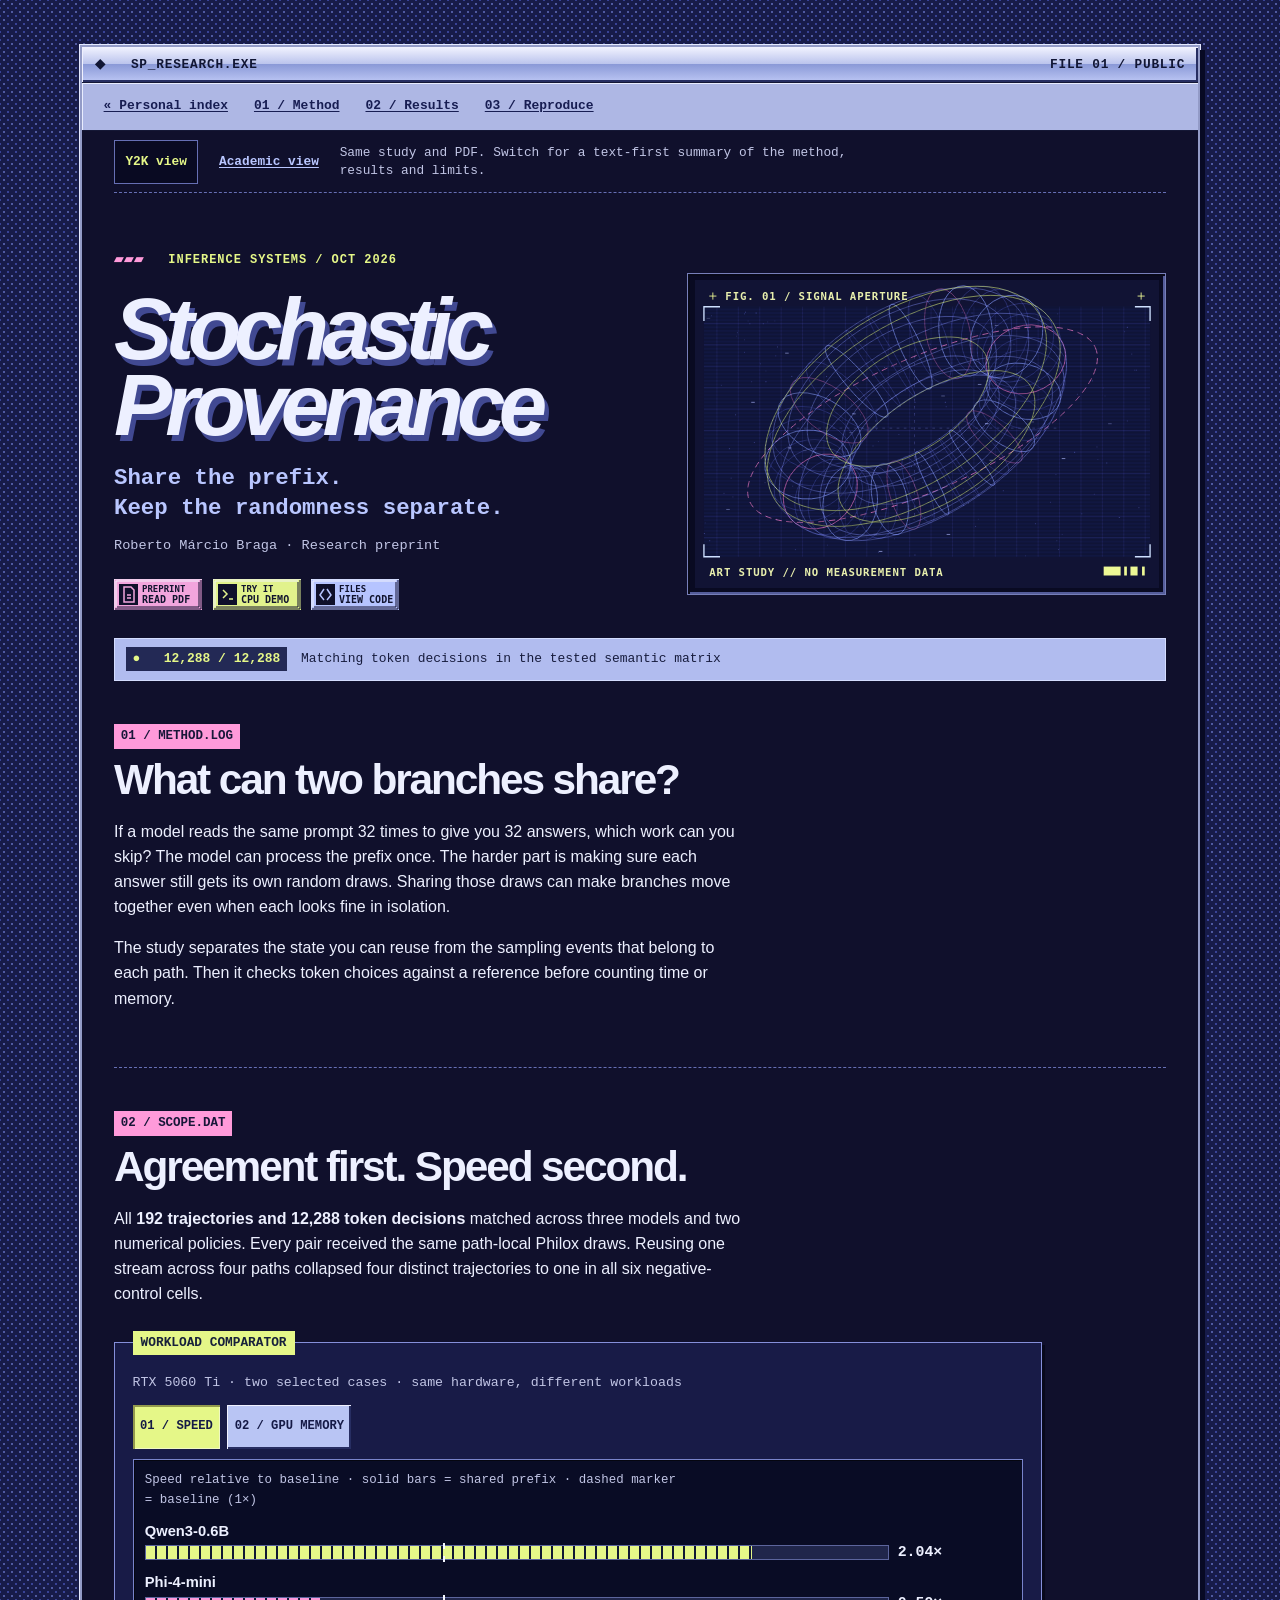
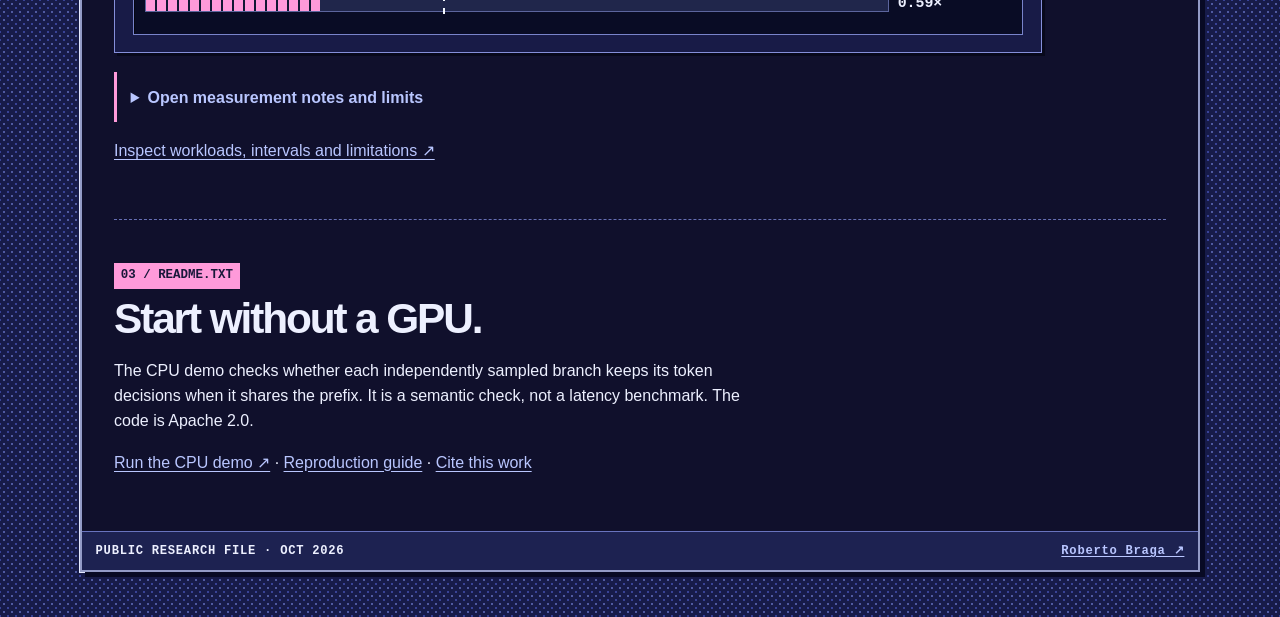
<file: index.html>
<!doctype html>
<html lang="en">
<head>
<meta charset="utf-8">
<meta name="viewport" content="width=device-width, initial-scale=1">
<meta name="color-scheme" content="dark">
<meta name="description" content="Research preprint on preserving stochastic trajectories while sharing language model prefix state, by Roberto Márcio Braga.">
<title>Stochastic Provenance // Research files</title>
<link rel="stylesheet" href="style.css?v=views">
</head>
<body>
<a class="skip" href="#content">Skip to research</a>
<main class="shell">
<div class="titlebar"><span>◆ &nbsp; SP_RESEARCH.EXE</span><span class="topfile">FILE 01 / PUBLIC</span></div>
<nav class="toolbar" aria-label="Research navigation">
<a href="https://github.com/BetoBraga">« Personal index</a>
<a href="#question">01 / Method</a>
<a href="#findings">02 / Results</a>
<a href="#reproduce">03 / Reproduce</a>
</nav>
<div class="content" id="content">
<nav class="view-switch" aria-label="Reading view">
<span aria-current="page">Y2K view</span>
<a href="academic.html">Academic view</a>
<p>Same study and PDF. Switch for a text-first summary of the method, results and limits.</p>
</nav>
<header class="cover">
<div class="cover-copy">
<p class="serial"><span aria-hidden="true">▰▰▰</span> &nbsp; INFERENCE SYSTEMS / OCT 2026</p>
<h1>Stochastic<br>Provenance</h1>
<p class="tagline">Share the prefix.<br>Keep the randomness separate.</p>
<p class="byline">Roberto Márcio Braga · Research preprint</p>
<div class="badges" aria-label="Research links">
<a href="stochastic-provenance-preprint.pdf"><img width="88" height="31" src="88x31-paper.svg" alt="Read the preprint PDF"></a>
<a href="https://github.com/BetoBraga/stochastic-provenance#03--run-in-under-a-minute"><img width="88" height="31" src="88x31-demo.svg" alt="Run the CPU demo"></a>
<a href="https://github.com/BetoBraga/stochastic-provenance"><img width="88" height="31" src="88x31-code.svg" alt="View the source code"></a>
</div>
</div>
<figure class="viewport"><img width="520" height="345" src="signal-aperture.svg" alt="An indigo and pink wireframe aperture on a raster grid; illustration, not experimental data."></figure>
</header>
<div class="ticker"><b>● &nbsp; 12,288 / 12,288</b><span>Matching token decisions in the tested semantic matrix</span></div>
<section aria-labelledby="question">
<p class="tab">01 / METHOD.LOG</p>
<h2 id="question">What can two branches share?</h2>
<p>If a model reads the same prompt 32 times to give you 32 answers, which work can you skip? The model can process the prefix once. The harder part is making sure each answer still gets its own random draws. Sharing those draws can make branches move together even when each looks fine in isolation.</p>
<p>The study separates the state you can reuse from the sampling events that belong to each path. Then it checks token choices against a reference before counting time or memory.</p>
</section>
<section aria-labelledby="findings">
<p class="tab">02 / SCOPE.DAT</p>
<h2 id="findings">Agreement first. Speed second.</h2>
<p>All <strong>192 trajectories and 12,288 token decisions</strong> matched across three models and two numerical policies. Every pair received the same path-local Philox draws. Reusing one stream across four paths collapsed four distinct trajectories to one in all six negative-control cells.</p>
<fieldset class="scope">
<legend>WORKLOAD COMPARATOR</legend>
<p class="scope-meta">RTX 5060 Ti · two selected cases · same hardware, different workloads</p>
<input type="radio" name="measure" id="time" checked aria-controls="speed-screen"><label for="time">01 / SPEED</label>
<input type="radio" name="measure" id="memory" aria-controls="memory-screen"><label for="memory">02 / GPU MEMORY</label>
<div class="screens">
<div id="speed-screen" class="screen speed">
<p class="screen-note">Speed relative to baseline · solid bars = shared prefix · dashed marker = baseline (1×)</p>
<dl><div><dt>Qwen3-0.6B</dt><dd><span class="track" aria-hidden="true"><span class="fill q" style="--w:81.76%"></span></span><strong>2.04×</strong></dd></div>
<div><dt>Phi-4-mini</dt><dd><span class="track" aria-hidden="true"><span class="fill p" style="--w:23.48%"></span></span><strong>0.59×</strong></dd></div></dl>
</div>
<div id="memory-screen" class="screen memory">
<p class="screen-note">Peak allocated GPU memory · bars show share of the respective baseline (100%)</p>
<dl><div><dt>Qwen3-0.6B</dt><dd><span class="track" aria-hidden="true"><span class="fill q" style="--w:53.3%"></span></span><strong>46.7% less</strong></dd></div>
<div><dt>Phi-4-mini</dt><dd><span class="track" aria-hidden="true"><span class="fill p" style="--w:71.8%"></span></span><strong>28.2% less</strong></dd></div></dl>
</div>
</div>
</fieldset>
<details><summary>Open measurement notes and limits</summary>
<p>Qwen3-0.6B is a selected workload with paired records. Phi-4-mini is a decode-heavy case reported as aggregate evidence. The timing baseline duplicates the prefix across the batch. These tests do not compare production serving engines or establish a general speedup. Semantic counts are historical aggregates. Peak allocated GPU memory is not whole-device usage or energy consumption.</p>
</details>
<p><a href="https://github.com/BetoBraga/stochastic-provenance/blob/main/docs/evidence.md">Inspect workloads, intervals and limitations ↗</a></p>
</section>
<section aria-labelledby="reproduce">
<p class="tab">03 / README.TXT</p>
<h2 id="reproduce">Start without a GPU.</h2>
<p>The CPU demo checks whether each independently sampled branch keeps its token decisions when it shares the prefix. It is a semantic check, not a latency benchmark. The code is Apache 2.0.</p>
<p><a href="https://github.com/BetoBraga/stochastic-provenance#03--run-in-under-a-minute">Run the CPU demo ↗</a> · <a href="https://github.com/BetoBraga/stochastic-provenance/blob/main/docs/reproduction.md">Reproduction guide</a> · <a href="https://github.com/BetoBraga/stochastic-provenance/blob/main/CITATION.cff">Cite this work</a></p>
</section>
</div>
<footer class="status"><span>PUBLIC RESEARCH FILE · OCT 2026</span><a href="https://github.com/BetoBraga">Roberto Braga ↗</a></footer>
</main>
</body>
</html>
</file>
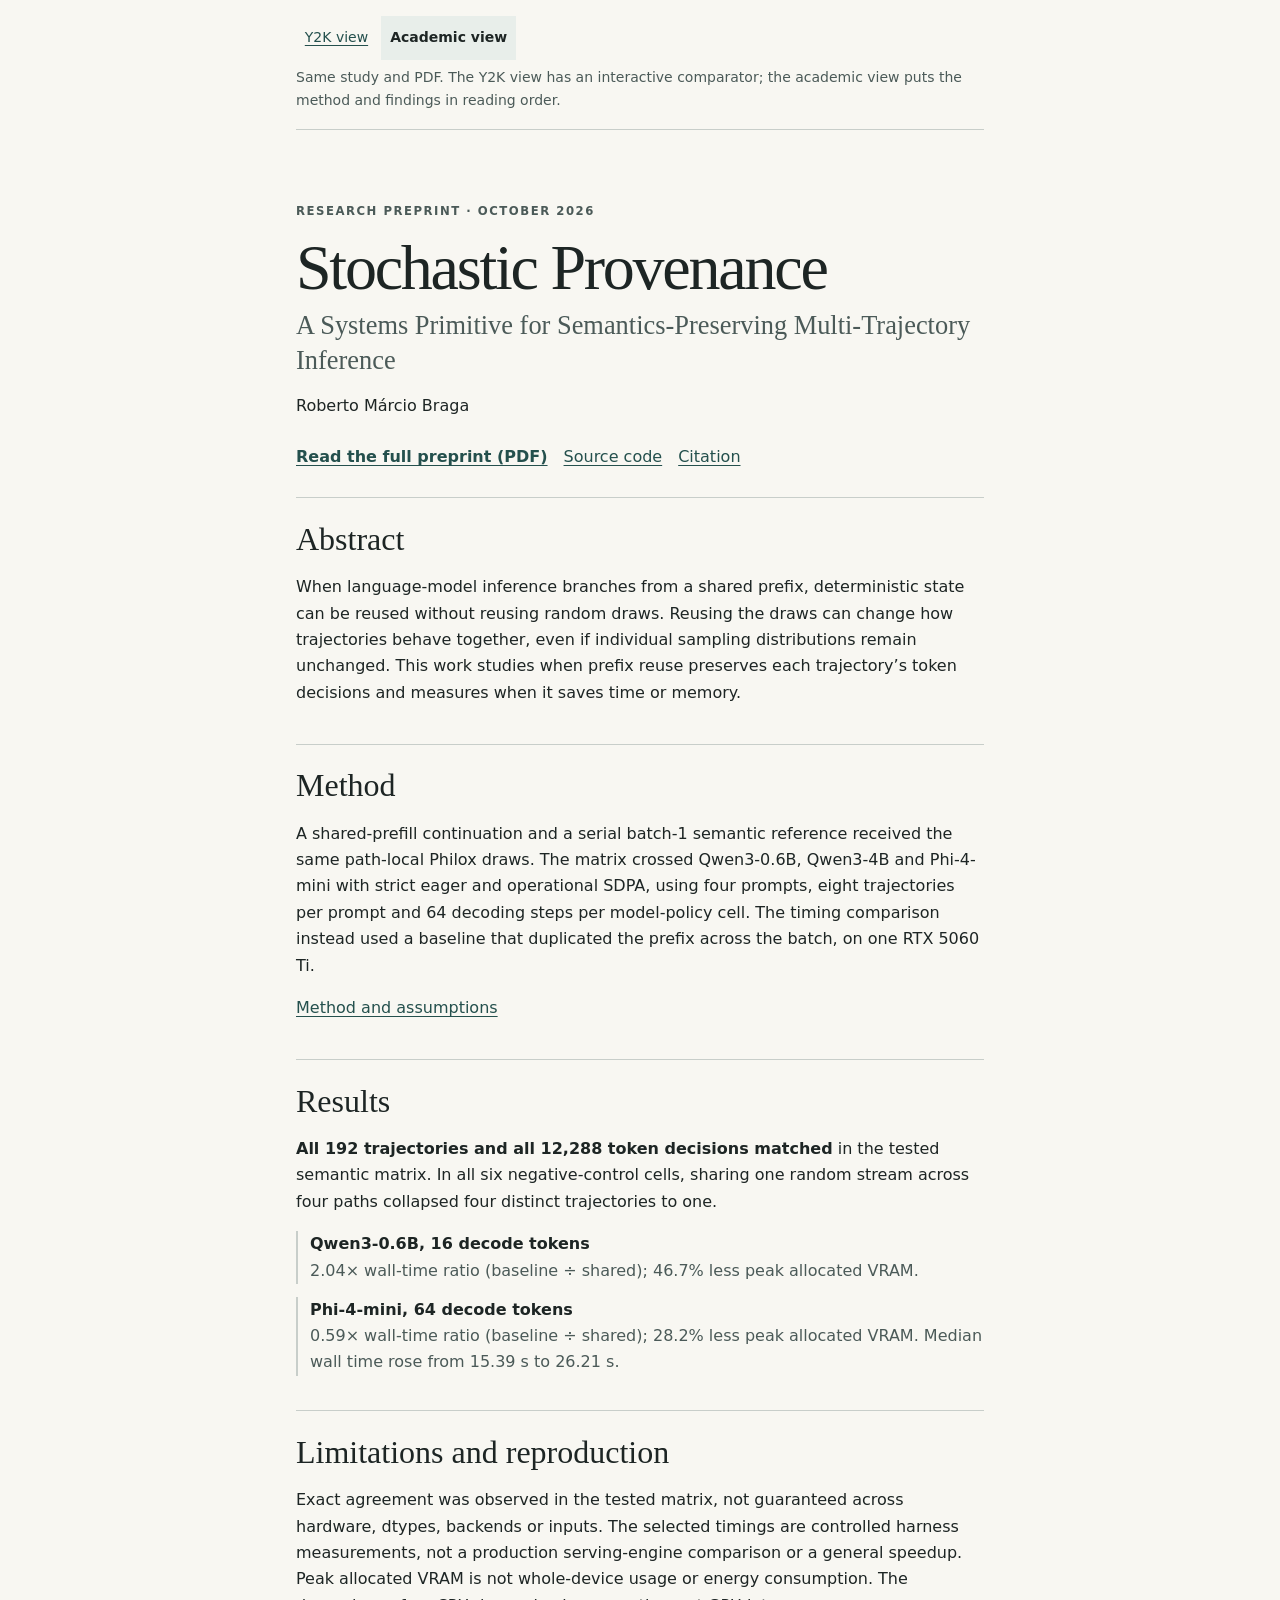
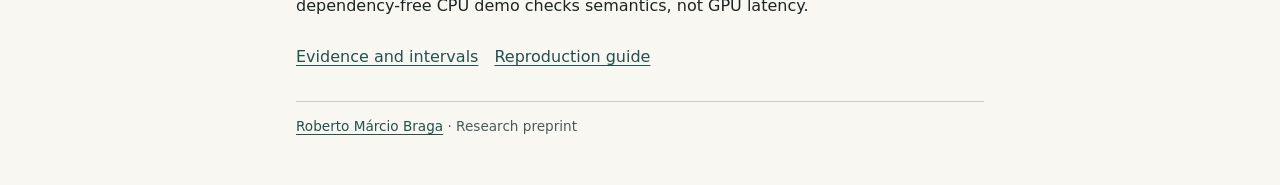
<file: academic.html>
<!doctype html>
<html lang="en">
<head>
<meta charset="utf-8">
<meta name="viewport" content="width=device-width, initial-scale=1">
<meta name="color-scheme" content="light dark">
<meta name="description" content="Academic reading view of Stochastic Provenance, a research preprint by Roberto Márcio Braga.">
<title>Stochastic Provenance | Academic view</title>
<link rel="stylesheet" href="academic.css">
</head>
<body>
<a class="skip" href="#content">Skip to research</a>
<header class="view" aria-label="Reading view">
<a href="./">Y2K view</a>
<span aria-current="page">Academic view</span>
<p>Same study and PDF. The Y2K view has an interactive comparator; the academic view puts the method and findings in reading order.</p>
</header>
<main id="content" tabindex="-1">
<article>
<header>
<p class="label">Research preprint · October 2026</p>
<h1>Stochastic Provenance</h1>
<p class="subtitle">A Systems Primitive for Semantics-Preserving Multi-Trajectory Inference</p>
<p>Roberto Márcio Braga</p>
<nav class="links" aria-label="Article resources"><a class="paper" href="stochastic-provenance-preprint.pdf">Read the full preprint (PDF)</a><a href="https://github.com/BetoBraga/stochastic-provenance">Source code</a><a href="https://github.com/BetoBraga/stochastic-provenance/blob/main/CITATION.cff">Citation</a></nav>
</header>
<section aria-labelledby="abstract">
<h2 id="abstract">Abstract</h2>
<p>When language-model inference branches from a shared prefix, deterministic state can be reused without reusing random draws. Reusing the draws can change how trajectories behave together, even if individual sampling distributions remain unchanged. This work studies when prefix reuse preserves each trajectory’s token decisions and measures when it saves time or memory.</p>
</section>
<section aria-labelledby="method">
<h2 id="method">Method</h2>
<p>A shared-prefill continuation and a serial batch-1 semantic reference received the same path-local Philox draws. The matrix crossed Qwen3-0.6B, Qwen3-4B and Phi-4-mini with strict eager and operational SDPA, using four prompts, eight trajectories per prompt and 64 decoding steps per model-policy cell. The timing comparison instead used a baseline that duplicated the prefix across the batch, on one RTX 5060 Ti.</p>
<p><a href="https://github.com/BetoBraga/stochastic-provenance/blob/main/docs/method.md">Method and assumptions</a></p>
</section>
<section aria-labelledby="results">
<h2 id="results">Results</h2>
<p><strong>All 192 trajectories and all 12,288 token decisions matched</strong> in the tested semantic matrix. In all six negative-control cells, sharing one random stream across four paths collapsed four distinct trajectories to one.</p>
<dl>
<div><dt>Qwen3-0.6B, 16 decode tokens</dt><dd>2.04× wall-time ratio (baseline ÷ shared); 46.7% less peak allocated VRAM.</dd></div>
<div><dt>Phi-4-mini, 64 decode tokens</dt><dd>0.59× wall-time ratio (baseline ÷ shared); 28.2% less peak allocated VRAM. Median wall time rose from 15.39 s to 26.21 s.</dd></div>
</dl>
</section>
<section aria-labelledby="limits">
<h2 id="limits">Limitations and reproduction</h2>
<p>Exact agreement was observed in the tested matrix, not guaranteed across hardware, dtypes, backends or inputs. The selected timings are controlled harness measurements, not a production serving-engine comparison or a general speedup. Peak allocated VRAM is not whole-device usage or energy consumption. The dependency-free CPU demo checks semantics, not GPU latency.</p>
<nav class="links" aria-label="Reproduction resources"><a href="https://github.com/BetoBraga/stochastic-provenance/blob/main/docs/evidence.md">Evidence and intervals</a><a href="https://github.com/BetoBraga/stochastic-provenance/blob/main/docs/reproduction.md">Reproduction guide</a></nav>
</section>
</article>
</main>
<footer><a href="https://github.com/BetoBraga">Roberto Márcio Braga</a> · Research preprint</footer>
</body>
</html>
</file>
<file: style.css>
:root{color-scheme:dark;--ink:#edf0ff;--muted:#c1c5e5;--base:#10102c;--well:#090a22;--edge:#666fb4;--hi:#e5f788;--pink:#ff9ada;--ice:#b9c6ff;--mono:Consolas,"Courier New",monospace;--bevel:inset 1px 1px #f0f1ff,inset -2px -2px #272e62;background:#171b49;background-image:radial-gradient(#505aa1 1px,transparent 1px),radial-gradient(#394397 1px,transparent 1px);background-size:8px 8px,8px 8px;background-position:0 0,4px 4px;color:var(--ink);font:100%/1.57 Arial,sans-serif}
*{box-sizing:border-box}body{margin:0;padding:clamp(.5rem,4vw,2.8rem) .75rem}a{color:var(--ice);text-underline-offset:.17em}a:hover{color:var(--hi)}:focus-visible{outline:2px solid var(--hi);outline-offset:4px}.skip{position:absolute;top:.5rem;left:.5rem;transform:translateY(-170%);background:var(--well);padding:.5rem;z-index:5}.skip:focus{transform:none}
.shell{max-width:70rem;margin:auto;border:2px solid #939bc7;background:var(--base);box-shadow:5px 5px #080a24,0 0 0 1px #e4e9ff}
.titlebar,.status{display:flex;gap:1rem;justify-content:space-between;align-items:center;font:700 .8rem/1.35 var(--mono);letter-spacing:.06em}
.titlebar{color:#111634;padding:.55rem .8rem;background:linear-gradient(#f2f3ff 0%,#bbc4ed 48%,#8a99d7 49%,#bcc6f4 100%);box-shadow:var(--bevel)}
.toolbar{padding:.35rem .6rem;display:flex;flex-wrap:wrap;gap:2px;border-block:1px solid #151836;background:#aeb7e4;box-shadow:inset 1px 1px #e9edff}
.toolbar a{font:700 .81rem/1.3 var(--mono);color:#171d52;text-decoration:underline;padding:.6rem .75rem}.toolbar a:hover,.toolbar a:focus-visible{background:#22295e;color:#fff;outline-color:#151a44}
.content{padding-inline:clamp(.85rem,3vw,2rem)}
.cover{display:grid;grid-template-columns:minmax(0,1.13fr) minmax(0,1fr);align-items:center;gap:clamp(.75rem,2.9vw,2rem);padding:clamp(1.8rem,5vw,3.6rem) 0 1.3rem}
.serial,.tab,.byline,.ticker,.scope-meta,.screen-note{font-family:var(--mono)}.serial{color:var(--hi);font-size:.75rem;letter-spacing:.08em;font-weight:700;margin:0 0 1.35rem}.serial span{color:var(--pink)}
h1{font-size:clamp(2.65rem,6.8vw,5.8rem);font-weight:900;font-style:italic;line-height:.87;letter-spacing:-.077em;margin:0 .12em .24em 0;text-shadow:.05em .065em #414992;overflow-wrap:normal}
.tagline{font:700 clamp(1rem,2.4vw,1.4rem)/1.33 var(--mono);color:var(--ice);margin:1rem 0 .75rem}.byline{font-size:.85rem;color:var(--muted);margin:0}
.badges{display:flex;flex-wrap:wrap;gap:.67rem;margin-top:1rem}.badges a{display:flex;align-items:center;min-height:44px}.badges img{display:block;width:88px;height:31px}.badges a:hover img{outline:1px solid var(--hi);outline-offset:2px}
.viewport{margin:0;padding:.4rem;border:1px solid #777fb9;background:var(--well);box-shadow:inset 2px 2px #080919,inset -2px -2px #555d9b}.viewport img{display:block;width:100%;height:auto}
.ticker{display:flex;flex-wrap:wrap;align-items:center;gap:.2rem .9rem;padding:.56rem .7rem;color:#171c3d;background:#b1bcef;border:1px solid #d4ddff;font-size:.81rem}.ticker b{background:#232955;color:var(--hi);padding:.1rem .4rem}
section{padding:clamp(1.65rem,4vw,2.5rem) 0;border-bottom:1px dashed var(--edge)}section:last-child{border:0}h2{margin:.48rem 0 .65rem;font-size:clamp(1.6rem,4vw,2.65rem);letter-spacing:-.05em;line-height:1.08}p{max-width:71ch}.tab{color:#181739;background:var(--pink);font-size:.78rem;font-weight:700;display:inline-block;padding:.18rem .42rem;margin:0}
.scope{margin:1.55rem 0 1.2rem 0;min-inline-size:0;max-width:58rem;border:1px solid #858fda;padding:clamp(.65rem,2.5vw,1.1rem);background:#181b47;box-shadow:3px 3px #07081b}.scope legend{background:var(--hi);color:#17213b;padding:.22rem .5rem;font:700 .8rem/1.35 var(--mono)}.scope-meta{font-size:.83rem;color:var(--muted);margin:0 0 .6rem}
.scope input{position:absolute;inline-size:1px;block-size:1px;opacity:0}.scope label{display:inline-flex;align-items:center;min-height:44px;margin:.1rem .16rem .65rem 0;padding:.21rem .46rem;color:#151a46;background:#b9c5f4;box-shadow:var(--bevel);font:700 .76rem/1.3 var(--mono);cursor:pointer}.scope input:checked+label{background:var(--hi);box-shadow:inset 2px 2px #92994c,inset -1px -1px #f0f8c2}.scope input:focus-visible+label{outline:2px solid var(--hi);outline-offset:3px}
.screen{min-width:0;padding:.7rem;background:#090c25;border:1px solid #7984cb;box-shadow:inset 1px 1px #050610}.screen-note{color:var(--muted);font-size:.78rem;margin:0 0 .6rem}.screen dl,.screen dd{margin:0}.screen dl>div{margin:.55rem 0}.screen dt{font-weight:700;font-size:.92rem}.screen dd{display:grid;grid-template-columns:minmax(0,1fr) 7.1rem;align-items:center;gap:.55rem;font:700 .93rem/1.3 var(--mono)}.track{height:15px;background:#20264b;position:relative;border:1px solid #5c659d}.fill{display:block;width:var(--w);height:100%;background:repeating-linear-gradient(90deg,var(--hi) 0 9px,#101833 9px 11px)}.fill.p{background:repeating-linear-gradient(90deg,var(--pink) 0 9px,#101833 9px 11px)}.speed .track:after{content:"";position:absolute;left:40%;inset-block:-3px;border-left:2px dashed #f4f8ff}
#time:checked~.screens .memory,#memory:checked~.screens .speed{display:none}
details{border-left:3px solid var(--pink);padding:.42rem 0 .42rem .75rem;margin-block:1rem}summary{cursor:pointer;color:var(--ice);font-weight:700;padding:.35rem .1rem}details p{margin:.35rem 0}
.status{padding:.7rem .85rem;border-top:1px solid #6974be;background:#1d2251;color:var(--ink);font-size:.76rem}
@media(max-width:51rem){h1{font-size:clamp(2.5rem,7.1vw,4.3rem)}}
@media(max-width:42rem){.cover{grid-template-columns:minmax(0,1fr);gap:1.2rem}.viewport{max-width:34rem}.serial{margin-bottom:.9rem}}
@media(max-width:25rem){body{padding-inline:.5rem}.content{padding-inline:.7rem}.topfile{display:none}.toolbar a{padding:.45rem .4rem}.badges{gap:.45rem}.badges img{width:79px;height:auto}.status{flex-wrap:wrap}.screen dd{grid-template-columns:minmax(0,1fr) 6.2rem;font-size:.85rem}}

.view-switch{display:flex;align-items:center;flex-wrap:wrap;gap:.35rem .65rem;padding:.55rem 0;border-bottom:1px dashed var(--edge);font:700 .8rem/1.4 var(--mono)}.view-switch a,.view-switch span{display:inline-flex;align-items:center;min-height:44px;padding:.35rem .65rem}.view-switch span{color:var(--hi);background:var(--well);border:1px solid var(--edge)}.view-switch p{flex:1 1 17rem;margin:0;color:var(--muted);font-weight:400}
</file>
<file: academic.css>
:root{color-scheme:light dark;--paper:#f8f7f2;--ink:#1d2524;--muted:#4b5a58;--line:#c8ceca;--link:#24504d;--mark:#e8eeea;background:var(--paper);color:var(--ink);font:100%/1.65 system-ui,sans-serif}
@media(prefers-color-scheme:dark){:root{--paper:#161d1c;--ink:#ecf0e9;--muted:#b9c6c1;--line:#4c5a56;--link:#a8d5cc;--mark:#273330}}
*{box-sizing:border-box}body{margin:0 auto;max-width:49rem;padding:1rem clamp(1rem,5vw,3rem) 3rem}a{color:var(--link);text-underline-offset:.19em}:focus-visible{outline:2px solid var(--link);outline-offset:4px}.skip{position:absolute;left:1rem;top:1rem;padding:.55rem;background:var(--paper);transform:translateY(-200%)}.skip:focus{transform:none}
.view{border-block-end:1px solid var(--line);font-size:.875rem;padding-block-end:.7rem}.view a,.view span{display:inline-flex;align-items:center;min-height:44px;padding-inline:.55rem}.view span{font-weight:700;background:var(--mark)}.view p{color:var(--muted);margin:.35rem 0}.label{text-transform:uppercase;letter-spacing:.13em;color:var(--muted);font-size:.73rem;font-weight:700}
article>header{padding:clamp(1.4rem,6vw,3.8rem) 0 1.1rem}h1,h2,.subtitle{font-family:Georgia,serif;font-weight:500}h1{font-size:clamp(2rem,7vw,4rem);margin:.2rem 0;line-height:1.08;letter-spacing:-.035em}.subtitle{font-size:clamp(1.15rem,4vw,1.65rem);color:var(--muted);line-height:1.3;margin:.4rem 0}h2{font-size:clamp(1.45rem,4vw,2rem);line-height:1.2;margin:0}
section{border-top:1px solid var(--line);padding:1.35rem 0}dl{margin:0}dl div{border-left:2px solid var(--line);margin:.8rem 0;padding-left:.75rem}dt{font-weight:650}dd{margin:0;color:var(--muted)}
.links{display:flex;flex-wrap:wrap;gap:.25rem 1rem}.links a{display:inline-flex;align-items:center;min-height:44px}.paper{font-weight:700}footer{font-size:.85rem;color:var(--muted);border-top:1px solid var(--line);padding-top:.8rem}
</file>
